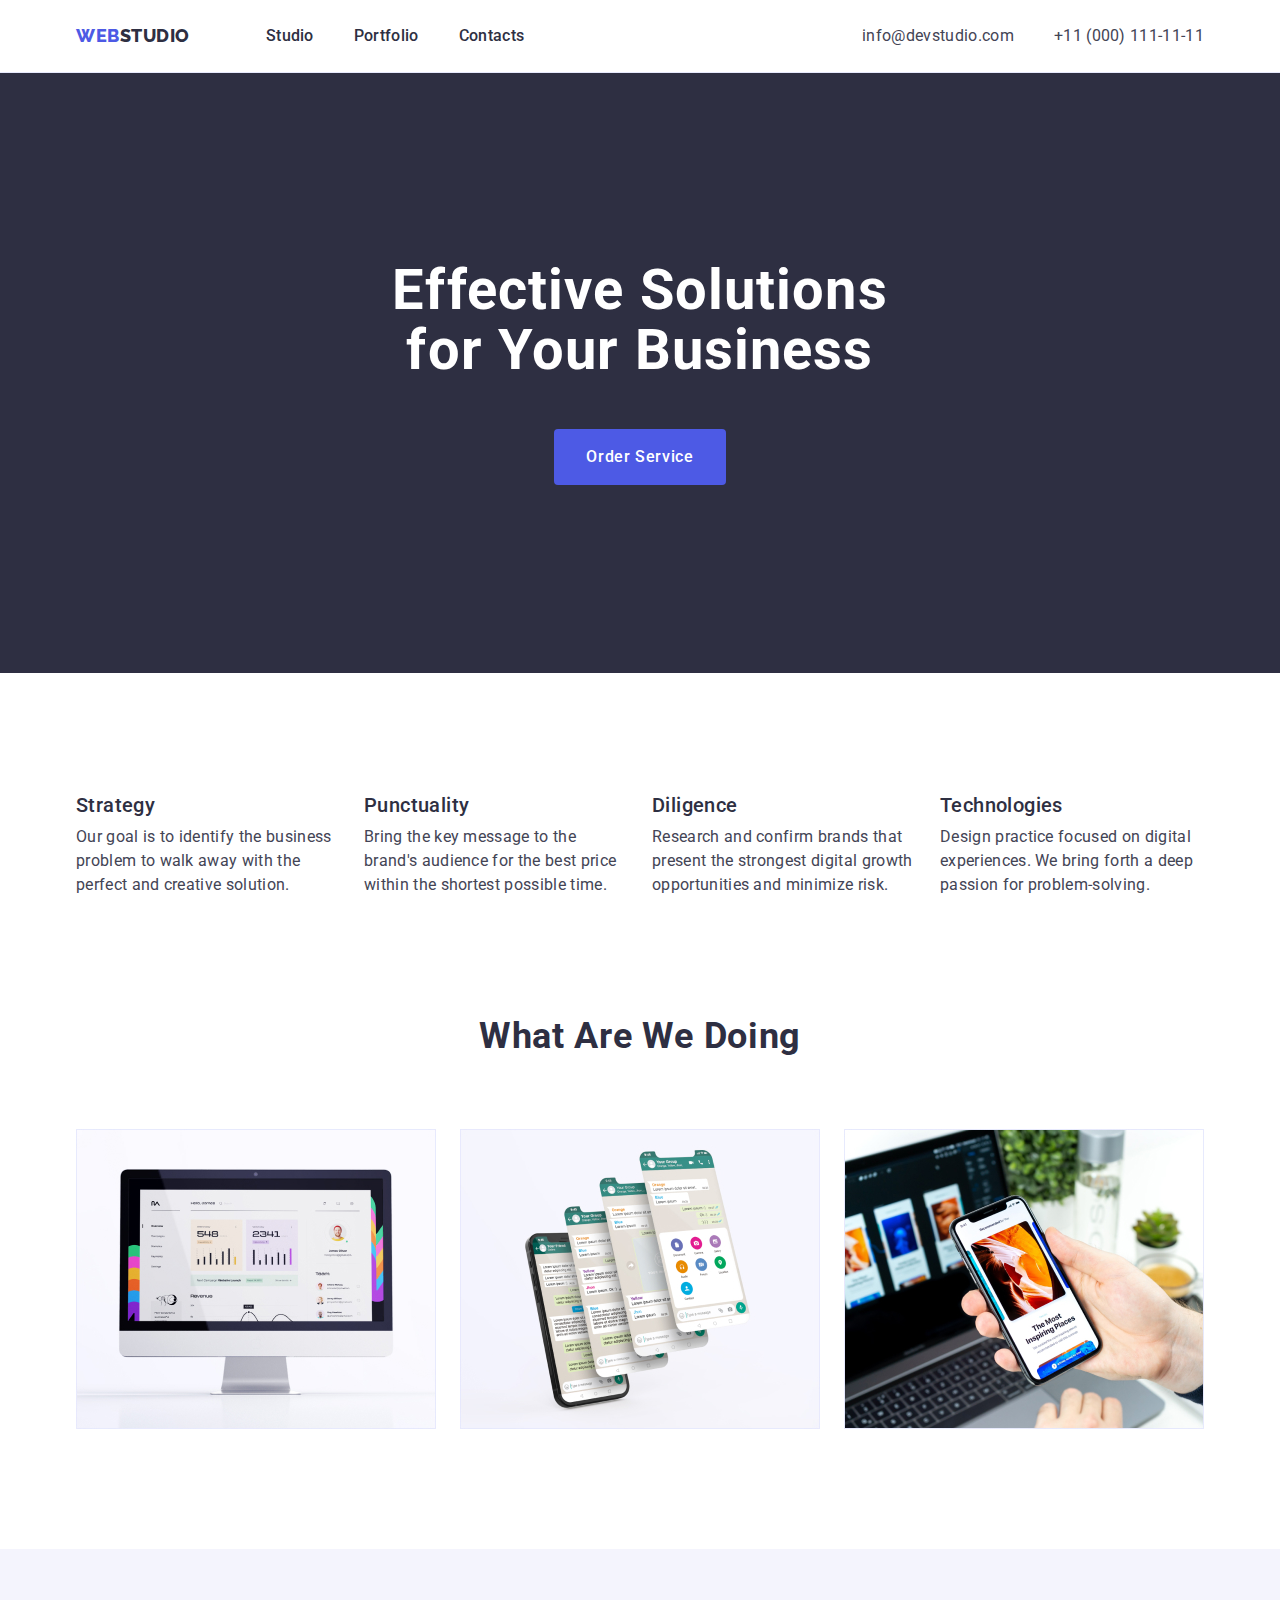
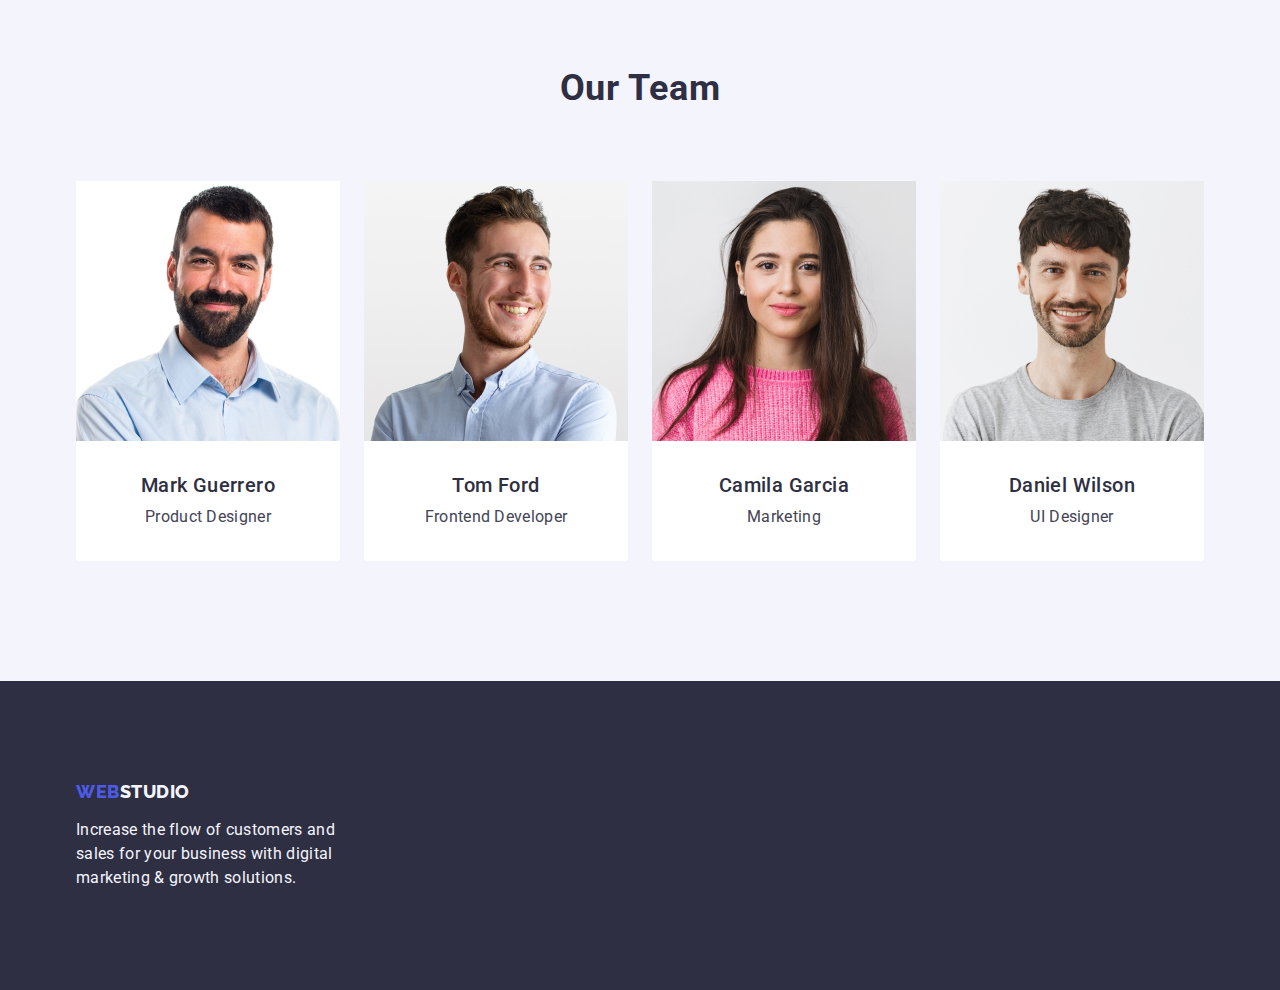
<file: index.html>
<!DOCTYPE html>
<html lang="en">
  <head>
    <meta charset="UTF-8" />
    <meta name="viewport" content="width=device-width, initial-scale=1.0" />
    <title>Document</title>
    <link
      rel="stylesheet"
      href="https://cdn.jsdelivr.net/npm/modern-normalize@2.0.0/modern-normalize.min.css"
    />
    <link rel="stylesheet" href="./css/styles.css" />
    <link rel="preconnect" href="https://fonts.googleapis.com" />
    <link rel="preconnect" href="https://fonts.gstatic.com" crossorigin />
    <link
      href="https://fonts.googleapis.com/css2?family=Raleway:wght@800&family=Roboto:wght@400;500;700&display=swap"
      rel="stylesheet"
    />
  </head>
  <body>
    <!-- HEADER -->
    <header class="top-header">
      <div class="container page-header-cont">
        <nav class="main-nav">
          <a class="main-logo link" href="./index.html">
            Web<span class="logo-text-color">Studio</span></a
          >
          <ul class="menu list">
            <li class="menu-item">
              <a class="menu-link link" href="./index.html">Studio</a>
            </li>
            <li class="menu-item">
              <a class="menu-link link" href="./portfolio.html">Portfolio</a>
            </li>
            <li class="menu-item">
              <a class="menu-link link" href="">Contacts</a>
            </li>
          </ul>
        </nav>
        <address class="main-contact">
          <ul class="list-contact list">
            <li class="item-contact">
              <a class="link-contact link" href="mailto:info@devstudio.com"
                >info@devstudio.com</a
              >
            </li>
            <li class="item-contact">
              <a class="link-contact link" href="tel:+110001111111"
                >+11 (000) 111-11-11</a
              >
            </li>
          </ul>
        </address>
      </div>
    </header>
    <main>
      <!-- HERO -->
      <section class="block-hero">
        <div class="container">
          <h1 class="h-one-title">Effective Solutions for Your Business</h1>
          <button class="main-btn-hero" type="button">Order Service</button>
        </div>
      </section>
      <!-- Work process -->
      <section class="block-workprocess">
        <div class="container">
          <h2 class="visually-hidden">Work process</h2>
          <ul class="list-workprocess list">
            <li class="item-workprocess">
              <h3 class="h-three-title">Strategy</h3>
              <p class="main-text">
                Our goal is to identify the business problem to walk away with
                the perfect and creative solution.
              </p>
            </li>
            <li class="item-workprocess">
              <h3 class="h-three-title">Punctuality</h3>
              <p class="main-text">
                Bring the key message to the brand's audience for the best price
                within the shortest possible time.
              </p>
            </li>
            <li class="item-workprocess">
              <h3 class="h-three-title">Diligence</h3>
              <p class="main-text">
                Research and confirm brands that present the strongest digital
                growth opportunities and minimize risk.
              </p>
            </li>
            <li class="item-workprocess">
              <h3 class="h-three-title">Technologies</h3>
              <p class="main-text">
                Design practice focused on digital experiences. We bring forth a
                deep passion for problem-solving.
              </p>
            </li>
          </ul>
        </div>
      </section>
      <!-- What are we doing -->
      <section class="block-doing">
        <div class="container">
          <h2 class="h-two-title">What are we doing</h2>
          <ul class="list-block-doing list">
            <li class="item-block-doing">
              <img
                class="img-block-doing"
                src="./images/Monitor.jpg"
                alt="Monitor"
                width="360"
                height="300"
              />
            </li>
            <li class="item-block-doing">
              <img
                class="img-block-doing"
                src="./images/Mockup.jpg"
                alt="Mockups"
                width="360"
                height="300"
              />
            </li>
            <li class="item-block-doing">
              <img
                class="img-block-doing"
                src="./images/Phone.jpg"
                alt="Phone and landtop"
                width="360"
                height="300"
              />
            </li>
          </ul>
        </div>
      </section>
      <!-- Our Team -->
      <section class="block-ourteam">
        <div class="container">
          <h2 class="h-two-title">Our Team</h2>
          <ul class="list-ourteam list">
            <li class="item-ourteam">
              <img
                class="image-ourteam"
                src="./images/Mark.jpg"
                alt="Man"
                width="264"
                height="260"
              />
              <div class="box-ourteam">
                <h3 class="h-three-title text-ourteam-title">Mark Guerrero</h3>
                <p class="main-text main-text-ourteam">Product Designer</p>
              </div>
            </li>
            <li class="item-ourteam">
              <img
                class="image-ourteam"
                src="./images/Tom.jpg"
                alt="Man"
                width="264"
                height="260"
              />
              <div class="box-ourteam">
                <h3 class="h-three-title text-ourteam-title">Tom Ford</h3>
                <p class="main-text main-text-ourteam">Frontend Developer</p>
              </div>
            </li>
            <li class="item-ourteam">
              <img
                class="image-ourteam"
                src="./images/Camila.jpg"
                alt="Girl"
                width="264"
                height="260"
              />
              <div class="box-ourteam">
                <h3 class="h-three-title text-ourteam-title">Camila Garcia</h3>
                <p class="main-text main-text-ourteam">Marketing</p>
              </div>
            </li>
            <li class="item-ourteam">
              <img
                class="image-ourteam"
                src="./images/Daniel.jpg"
                alt="Man"
                width="264"
                height="260"
              />
              <div class="box-ourteam">
                <h3 class="h-three-title text-ourteam-title">Daniel Wilson</h3>
                <p class="main-text main-text-ourteam">UI Designer</p>
              </div>
            </li>
          </ul>
        </div>
      </section>
    </main>
    <!-- FOOTER -->
    <footer class="page-footer">
      <div class="container">
        <a class="logo-footer link" href="./index.html"
          >Web<span class="logo-color-footer">Studio</span></a
        >
        <p class="main-text-footer">
          Increase the flow of customers and sales for your business with
          digital marketing & growth solutions.
        </p>
      </div>
    </footer>
  </body>
</html>
</file>
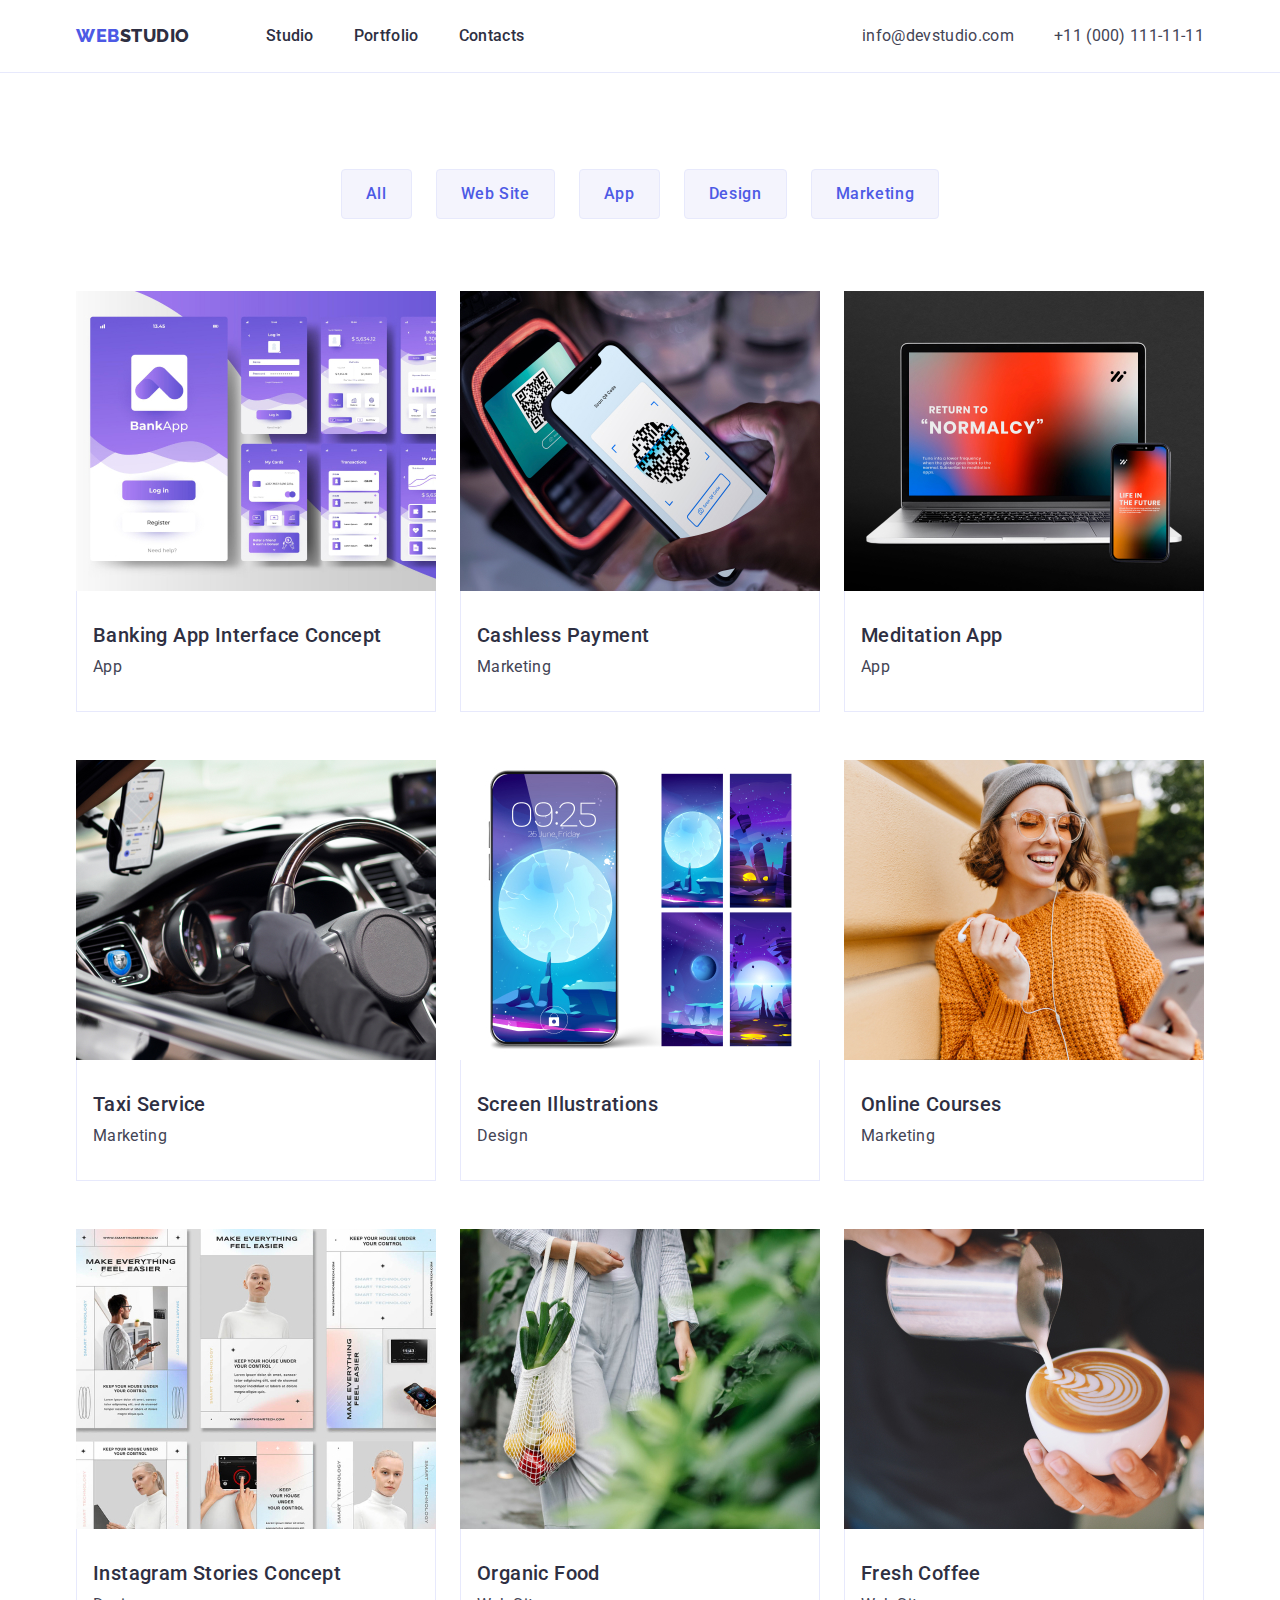
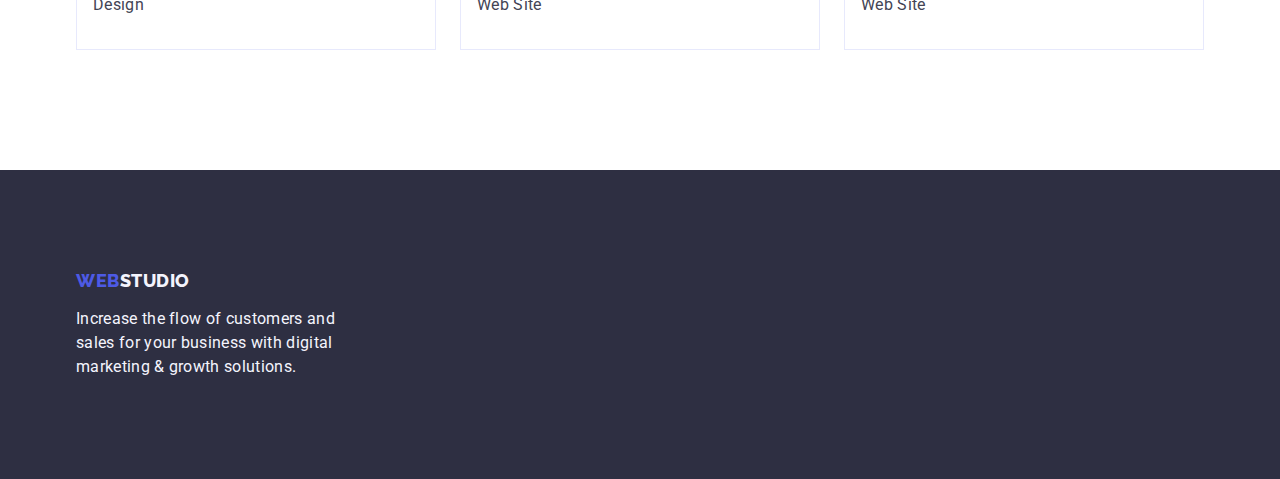
<file: portfolio.html>
<!DOCTYPE html>
<html lang="en">
  <head>
    <meta charset="UTF-8" />
    <meta name="viewport" content="width=device-width, initial-scale=1.0" />
    <title>Document</title>
    <link
      rel="stylesheet"
      href="https://cdn.jsdelivr.net/npm/modern-normalize@2.0.0/modern-normalize.min.css"
    />
    <link rel="stylesheet" href="./css/styles.css" />
    <link rel="preconnect" href="https://fonts.googleapis.com" />
    <link rel="preconnect" href="https://fonts.gstatic.com" crossorigin />
    <link
      href="https://fonts.googleapis.com/css2?family=Raleway:wght@800&family=Roboto:wght@400;500;700&display=swap"
      rel="stylesheet"
    />
  </head>
  <body>
    <!-- HEADER -->
    <header class="top-header">
      <div class="container page-header-cont">
        <nav class="main-nav">
          <a class="main-logo link" href="./index.html">
            Web<span class="logo-text-color">Studio</span></a
          >
          <ul class="menu list">
            <li class="menu-item">
              <a class="menu-link link" href="./index.html">Studio</a>
            </li>
            <li class="menu-item">
              <a class="menu-link link" href="./portfolio.html">Portfolio</a>
            </li>
            <li class="menu-item">
              <a class="menu-link link" href="">Contacts</a>
            </li>
          </ul>
        </nav>
        <address class="main-contact">
          <ul class="list-contact list">
            <li class="item-contact">
              <a class="link-contact link" href="mailto:info@devstudio.com"
                >info@devstudio.com</a
              >
            </li>
            <li class="item-contact">
              <a class="link-contact link" href="tel:+110001111111"
                >+11 (000) 111-11-11</a
              >
            </li>
          </ul>
        </address>
      </div>
    </header>
    <main>
      <section class="page-potfolio">
        <div class="container">
          <h1 hidden class="visually-hidden">Portfolio</h1>
          <ul class="list-portfolio list">
            <li>
              <button class="btn-list-portfolio" type="button">All</button>
            </li>
            <li>
              <button class="btn-list-portfolio" type="button">Web Site</button>
            </li>
            <li>
              <button class="btn-list-portfolio" type="button">App</button>
            </li>
            <li>
              <button class="btn-list-portfolio" type="button">Design</button>
            </li>
            <li>
              <button class="btn-list-portfolio" type="button">
                Marketing
              </button>
            </li>
          </ul>
          <ul class="list-works-portfolio list">
            <li class="item-list-portfolio">
              <a class="link-list-portfolio link" href="">
                <img
                  class="image-portfolio"
                  src="./images/Portfolio/Mockups.jpg"
                  alt="Mockups"
                  height="300"
                  width="360"
                />
                <div class="padding-portfolio-title">
                  <h2 class="h-three-title title-portfolio">
                    Banking App Interface Concept
                  </h2>
                  <p class="text-portfolio">App</p>
                </div>
              </a>
            </li>
            <li class="item-list-portfolio">
              <a class="link-list-portfolio link" href="">
                <img
                  class="image-portfolio"
                  src="./images/Portfolio/Qr-code.jpg"
                  alt="QR-code"
                  height="300"
                  width="360"
                />
                <div class="padding-portfolio-title">
                  <h2 class="h-three-title title-portfolio">
                    Cashless Payment
                  </h2>
                  <p class="text-portfolio">Marketing</p>
                </div>
              </a>
            </li>
            <li class="item-list-portfolio">
              <a class="link-list-portfolio link" href="">
                <img
                  class="image-portfolio"
                  src="./images/Portfolio/mockups-device.jpg"
                  alt="landtop-phone"
                  height="300"
                  width="360"
                />
                <div class="padding-portfolio-title">
                  <h2 class="h-three-title title-portfolio">Meditation App</h2>
                  <p class="text-portfolio">App</p>
                </div>
              </a>
            </li>
            <li class="item-list-portfolio">
              <a class="link-list-portfolio link" href="">
                <img
                  class="image-portfolio"
                  src="./images/Portfolio/drive.jpg"
                  alt="car-phone"
                  height="300"
                  width="360"
                />
                <div class="padding-portfolio-title">
                  <h2 class="h-three-title title-portfolio">Taxi Service</h2>
                  <p class="text-portfolio">Marketing</p>
                </div>
              </a>
            </li>
            <li class="item-list-portfolio">
              <a class="link-list-portfolio link" href="">
                <img
                  class="image-portfolio"
                  src="./images/Portfolio/phone-mockup.jpg"
                  alt="phone-paint"
                  height="300"
                  width="360"
                />
                <div class="padding-portfolio-title">
                  <h2 class="h-three-title title-portfolio">
                    Screen Illustrations
                  </h2>
                  <p class="text-portfolio">Design</p>
                </div>
              </a>
            </li>
            <li class="item-list-portfolio">
              <a class="link-list-portfolio link" href="">
                <img
                  class="image-portfolio"
                  src="./images/Portfolio/girl-phone.jpg"
                  alt="girl"
                  height="300"
                  width="360"
                />
                <div class="padding-portfolio-title">
                  <h2 class="h-three-title title-portfolio">Online Courses</h2>
                  <p class="text-portfolio">Marketing</p>
                </div>
              </a>
            </li>
            <li class="item-list-portfolio">
              <a class="link-list-portfolio link" href="">
                <img
                  class="image-portfolio"
                  src="./images/Portfolio/state-info.jpg"
                  alt="states"
                  height="300"
                  width="360"
                />
                <div class="padding-portfolio-title">
                  <h2 class="h-three-title title-portfolio">
                    Instagram Stories Concept
                  </h2>
                  <p class="text-portfolio">Design</p>
                </div>
              </a>
            </li>
            <li class="item-list-portfolio">
              <a class="link-list-portfolio link" href="">
                <img
                  class="image-portfolio"
                  src="./images/Portfolio/fruits.jpg"
                  alt="fruits-paket"
                  height="300"
                  width="360"
                />
                <div class="padding-portfolio-title">
                  <h2 class="h-three-title title-portfolio">Organic Food</h2>
                  <p class="text-portfolio">Web Site</p>
                </div>
              </a>
            </li>
            <li class="item-list-portfolio">
              <a class="link-list-portfolio link" href="">
                <img
                  class="image-portfolio"
                  src="./images/Portfolio/coffe.jpg"
                  alt="cup-coffe"
                  height="300"
                  width="360"
                />
                <div class="padding-portfolio-title">
                  <h2 class="h-three-title title-portfolio">Fresh Coffee</h2>
                  <p class="text-portfolio">Web Site</p>
                </div>
              </a>
            </li>
          </ul>
        </div>
      </section>
    </main>
    <!-- FOOTER -->
    <footer class="page-footer">
      <div class="container">
        <a class="logo-footer link" href="./index.html"
          >Web<span class="logo-color-footer">Studio</span></a
        >
        <p class="main-text-footer">
          Increase the flow of customers and sales for your business with
          digital marketing & growth solutions.
        </p>
      </div>
    </footer>
  </body>
</html>
</file>
<file: css/styles.css>
:root {
  --acent-color: #4d5ae5;
  --heading-color: #2e2f42;
  --main-text: #434455;
  --light-color: #f4f4fd;
  --white-text: #ffffff;
  --hover-color: #404bbf;
  --acent-white-color: #e7e9fc;
}
h1,
h2,
h3,
h4,
p {
  margin-top: 0;
  margin-bottom: 0;
}
ol,
ul {
  margin-top: 0;
  margin-bottom: 0;
  padding-left: 0;
}
img {
  display: block;
  max-width: 100%;
  height: auto;
}
body {
  font-family: 'Roboto', sans-serif;
  color: var(--main-text);
  background-color: var(--white-text);
}
.list {
  list-style-type: none;
}
.link {
  text-decoration: none;
}
button {
  cursor: pointer;
}
.container {
  width: 1158px;
  margin-left: auto;
  margin-right: auto;
  padding-left: 15px;
  padding-right: 15px;
}
.visually-hidden {
  position: absolute;
  width: 1px;
  height: 1px;
  margin: -1px;
  border: 0;
  padding: 0;
  white-space: nowrap;
  clip-path: inset(100%);
  clip: rect(0 0 0 0);
  overflow: hidden;
}
/* =============HEADER============= */
.top-header {
  padding-top: 24px;
  padding-bottom: 24px;
  border-bottom: 1px solid var(--acent-white-color);
}
.main-logo {
  margin-right: 76px;
}
.page-header-cont {
  display: flex;
  justify-content: space-between;
}
.main-nav {
  display: flex;
  align-items: center;
}
.menu {
  display: flex;
  gap: 40px;
}
.menu-link {
  padding-top: 24px;
  padding-bottom: 24px;
}
.list-contact {
  display: flex;
  gap: 40px;
}

.main-logo {
  color: var(--acent-color);
  font-family: 'Raleway', sans-serif;
  font-size: 18px;
  font-style: normal;
  font-weight: 800;
  line-height: 1.17;
  letter-spacing: 0.54px;
  text-transform: uppercase;
}
.logo-text-color {
  color: var(--heading-color);
}
.menu-link {
  font-size: 16px;
  font-style: normal;
  font-weight: 500;
  line-height: 1.5;
  letter-spacing: 0.32px;
  color: var(--heading-color);
}
.menu-link:hover,
.menu-link:focus {
  color: var(--hover-color);
}
.main-contact {
  font-style: normal;
}
.link-contact {
  font-size: 16px;
  font-style: normal;
  font-weight: 400;
  line-height: 1.5;
  letter-spacing: 0.32px;
  color: var(--main-text);
}
.link-contact:hover,
.link-contact:focus {
  color: var(--hover-color);
}
/* =============HEADER============= /*/
/* =============HERO============= */
.block-hero {
  background-color: var(--heading-color);
  padding-top: 188px;
  padding-bottom: 188px;
}
.h-one-title {
  max-width: 496px;
  margin-left: auto;
  margin-right: auto;
  margin-bottom: 48px;
}
.h-one-title {
  font-size: 56px;
  font-style: normal;
  font-weight: 700;
  line-height: 1.07;
  letter-spacing: 1.12px;
  text-align: center;
  color: var(--white-text);
  width: 496px;
}
.main-btn-hero {
  padding-left: 32px;
  padding-right: 32px;
  padding-top: 16px;
  padding-bottom: 16px;
  border-radius: 4px;
  border: 0;
  display: block;
  margin-left: auto;
  margin-right: auto;
  min-width: 169px;
}
.main-btn-hero {
  font-family: 'Roboto', sans-serif;
  background-color: var(--acent-color);
  font-size: 16px;
  font-style: normal;
  font-weight: 500;
  line-height: 1.5;
  letter-spacing: 0.64px;
  color: var(--white-text);
}
.main-btn-hero:hover,
.main-btn-hero:focus {
  background-color: var(--hover-color);
}
/* =============HERO============= /*/
/* =============Work process============= */
.block-workprocess {
  padding-top: 120px;
  padding-bottom: 120px;
}
.h-three-title {
  margin-bottom: 8px;
}
.item-workprocess {
  width: 264px;
}
.list-workprocess {
  display: flex;
  gap: 24px;
}

.main-text {
  font-size: 16px;
  line-height: 1.5;
  letter-spacing: 0.32px;
}
/* =============Work process============= /*/
/* =============What are we doing ============= */
.block-doing {
  padding-bottom: 120px;
}
.list-block-doing {
  display: flex;
  gap: 24px;
}
.h-two-title {
  font-size: 36px;
  font-style: normal;
  font-weight: 700;
  line-height: 1.11;
  letter-spacing: 0.72px;
  text-transform: capitalize;
  text-align: center;
  color: var(--heading-color);
}
.h-two-title {
  margin-bottom: 72px;
}
/* =============What are we doing ============= /*/
/* =============Our team ============= */
.list-ourteam {
  display: flex;
  gap: 24px;
}
.item-ourteam {
  width: calc((100% - 72px) / 4);
  border-radius: 0px 0px 4px 4px;
}
.block-ourteam {
  background-color: var(--light-color);
  padding-top: 120px;
  padding-bottom: 120px;
}
.box-ourteam {
  padding-top: 32px;
  padding-bottom: 32px;
}
.text-ourteam-title {
  margin-bottom: 8px;
  text-align: center;
}
.main-text-ourteam {
  text-align: center;
}
.item-ourteam {
  background-color: var(--white-text);
}
.h-three-title {
  font-size: 20px;
  font-style: normal;
  font-weight: 500;
  line-height: 1.2;
  letter-spacing: 0.4px;
  color: var(--heading-color);
}
/* =============Our team ============= /*/
/* =============FOOTER ============= */
.page-footer {
  padding-top: 100px;
  padding-bottom: 100px;
}
.main-text-footer {
  width: 264px;
}
.main-text-footer {
  font-size: 16px;
  line-height: 1.5;
  letter-spacing: 0.32px;
  color: var(--light-color);
}
.page-footer {
  background-color: var(--heading-color);
}
.logo-footer {
  display: inline-block;
  margin-bottom: 16px;
}
.logo-footer {
  font-family: 'Raleway', sans-serif;
  font-size: 18px;
  font-style: normal;
  font-weight: 800;
  line-height: 1.17;
  letter-spacing: 0.54px;
  text-transform: uppercase;
  color: var(--acent-color);
}
.logo-color-footer {
  color: var(--light-color);
}
/* =============FOOTER =============/ */
/* =============PORTFOLIO ============= */
.page-potfolio {
  padding-top: 96px;
  padding-bottom: 120px;
}
.list-portfolio {
  display: flex;
  gap: 24px;
  margin-bottom: 72px;
  justify-content: center;
}
.btn-list-portfolio {
  padding: 12px 24px;
  justify-content: center;
  align-items: center;
  border-radius: 4px;
  border: 1px solid var(--acent-white-color);
}
.list-works-portfolio {
  display: flex;
  flex-wrap: wrap;
  gap: 48px 24px;
}
.item-list-portfolio {
  width: calc((100% - 48px) / 3);
  display: flex;
}
.title-portfolio {
  margin-bottom: 8px;
}
.padding-portfolio-title {
  padding: 32px 16px;
  border: 1px solid var(--acent-white-color);
  border-top: none;
}

.h1-title-portfolio {
  font-size: 56px;
  font-style: normal;
  font-weight: 700;
  line-height: 1.07;
  letter-spacing: 1.12px;
  text-align: center;
  color: var(--white-text);
}
.btn-list-portfolio {
  font-family: 'Roboto', sans-serif;
  font-size: 16px;
  font-style: normal;
  font-weight: 500;
  line-height: 1.5;
  letter-spacing: 0.64px;
  text-align: center;
  color: var(--acent-color);
  background-color: var(--light-color);
}
.btn-list-portfolio:hover,
.btn-list-portfolio:focus {
  color: var(--white-text);
  background-color: var(--hover-color);
  border: 1px solid transparent;
}

.text-portfolio {
  font-size: 16px;
  line-height: 1.5;
  letter-spacing: 0.32px;
  color: var(--main-text);
}
/* =============PORTFOLIO =============/*/
</file>
